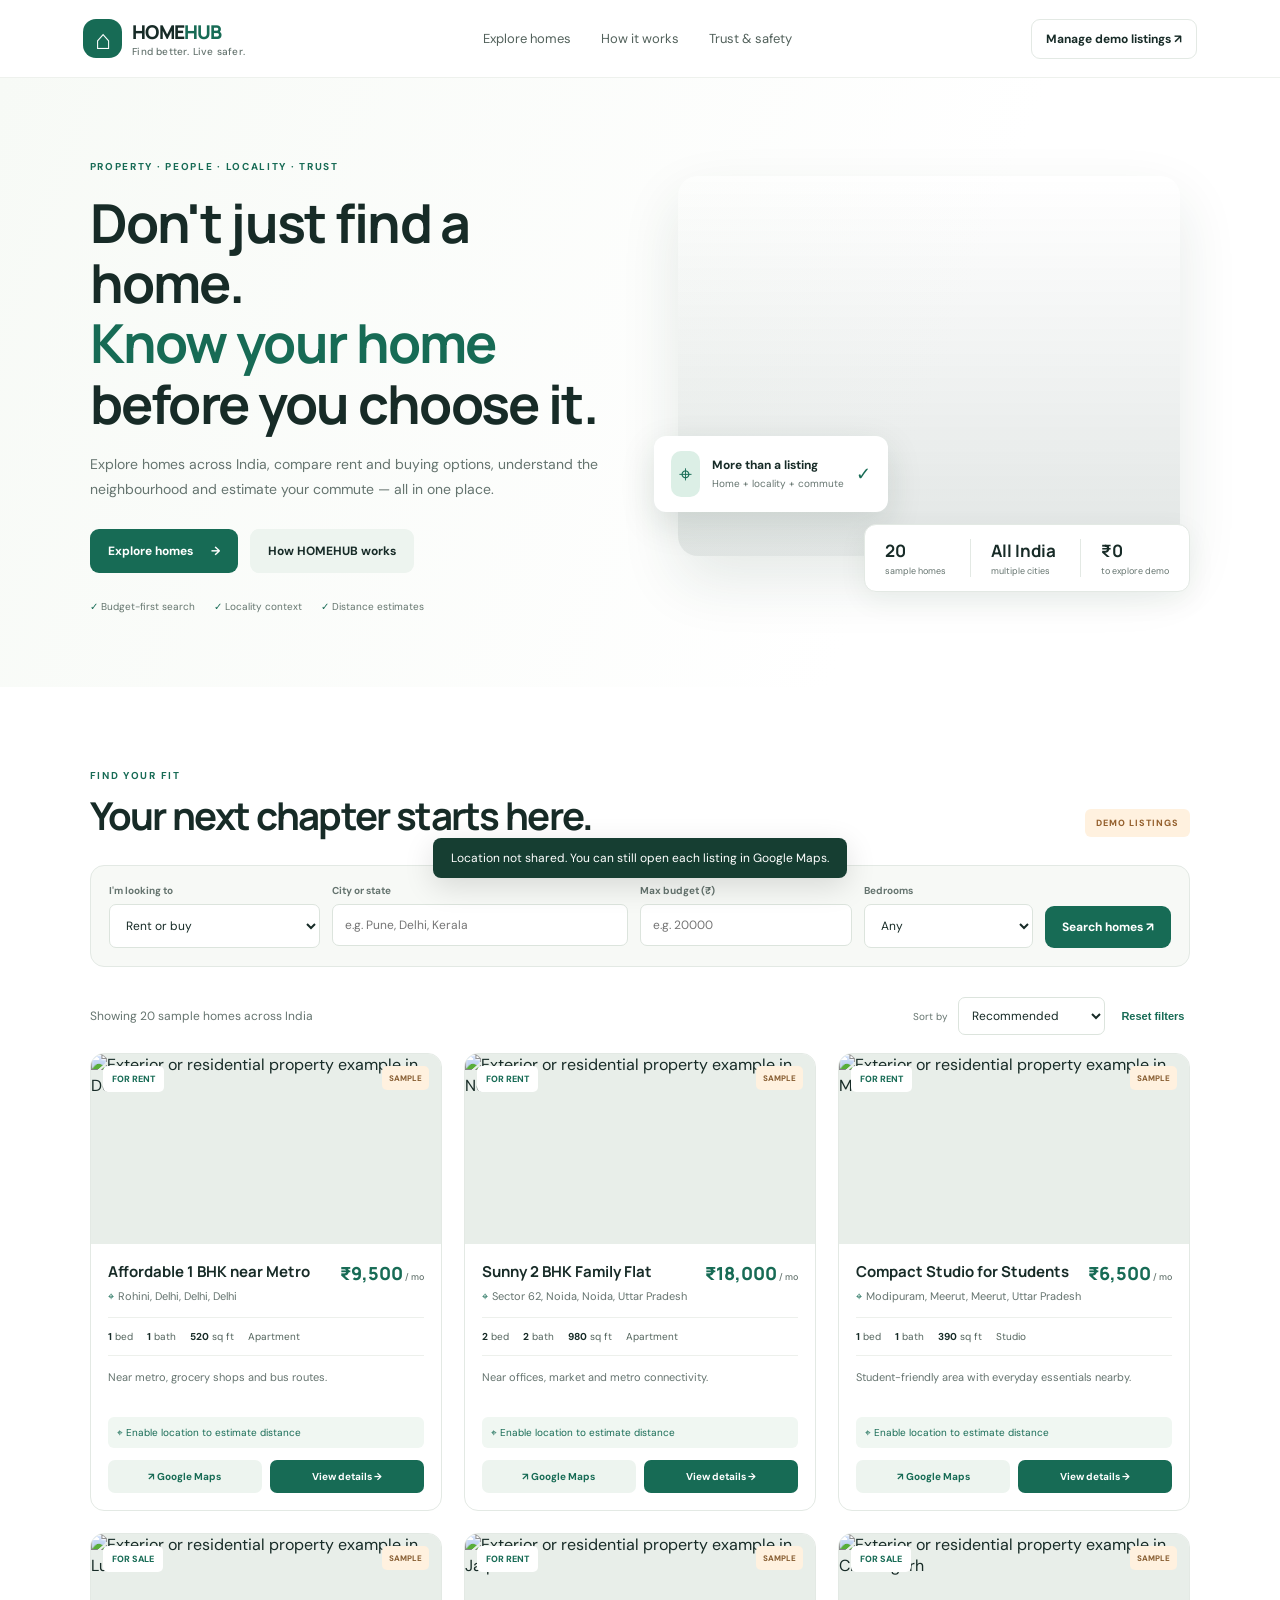
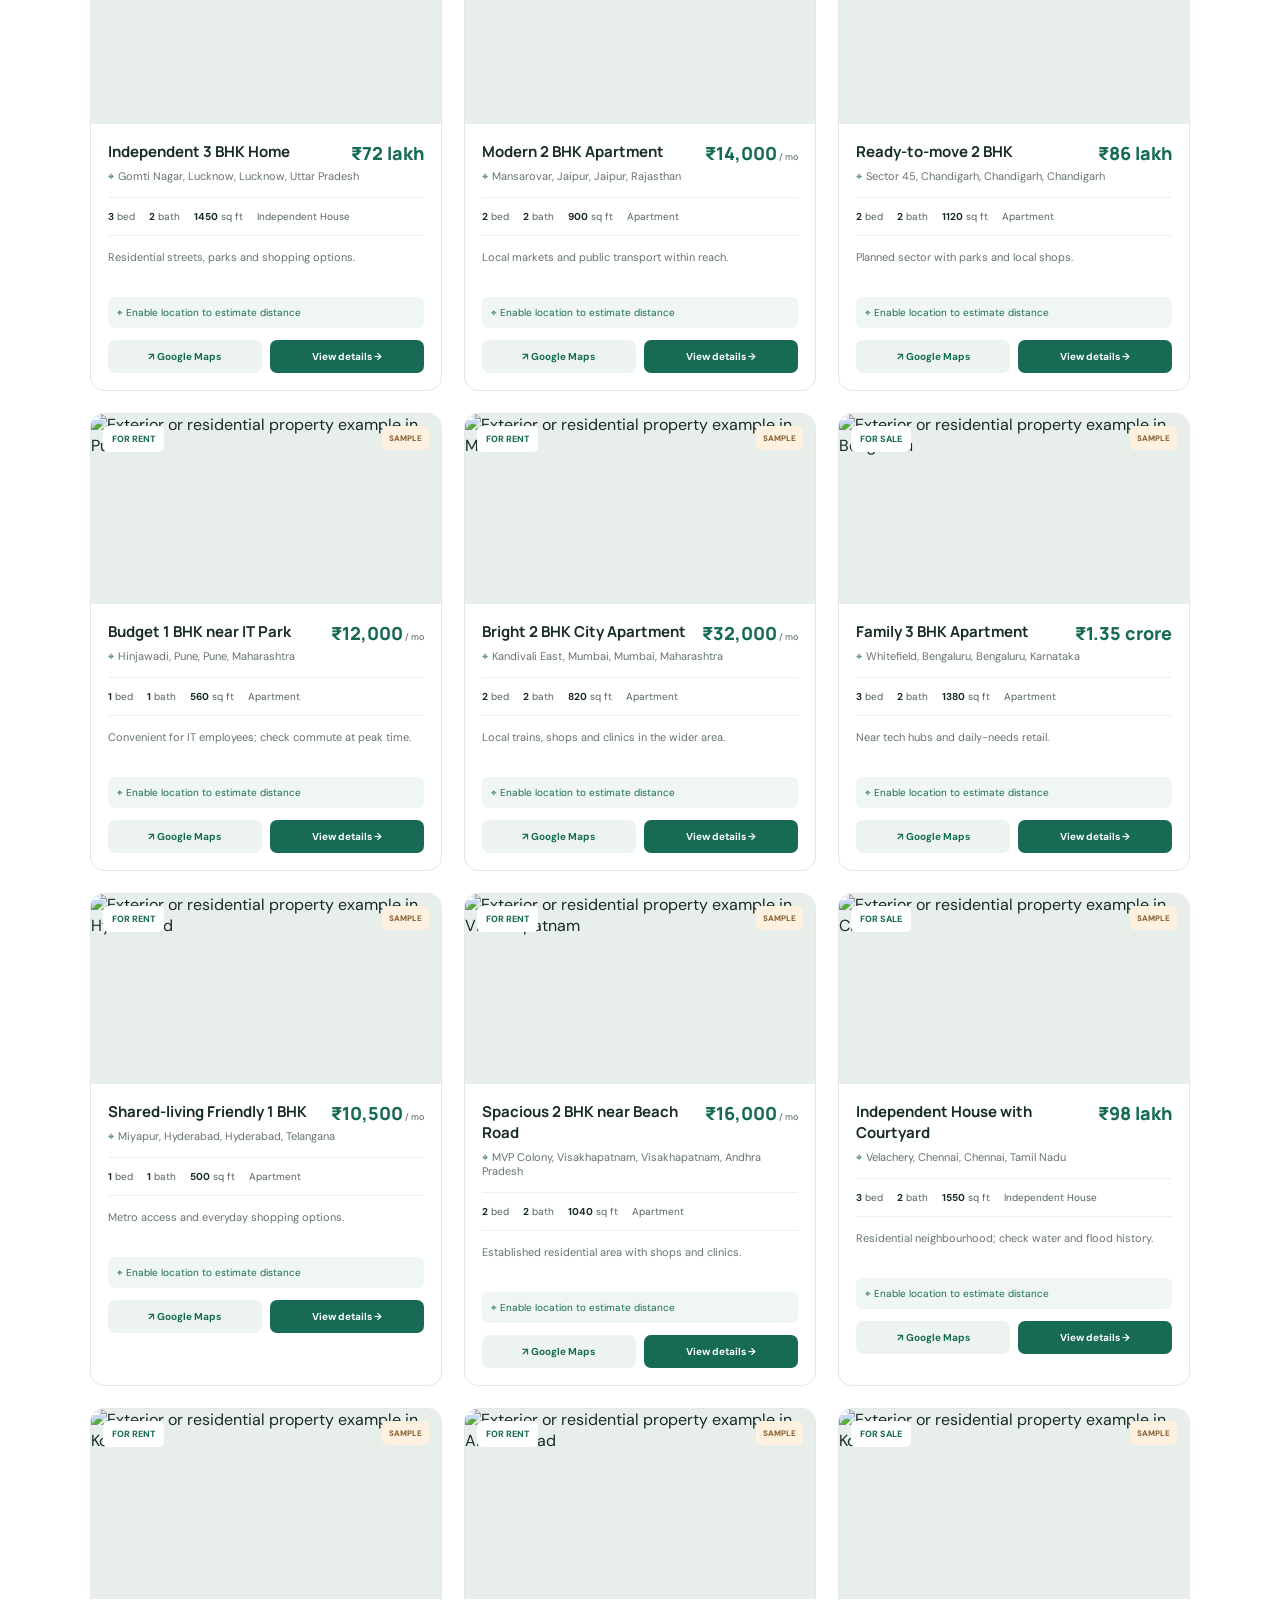
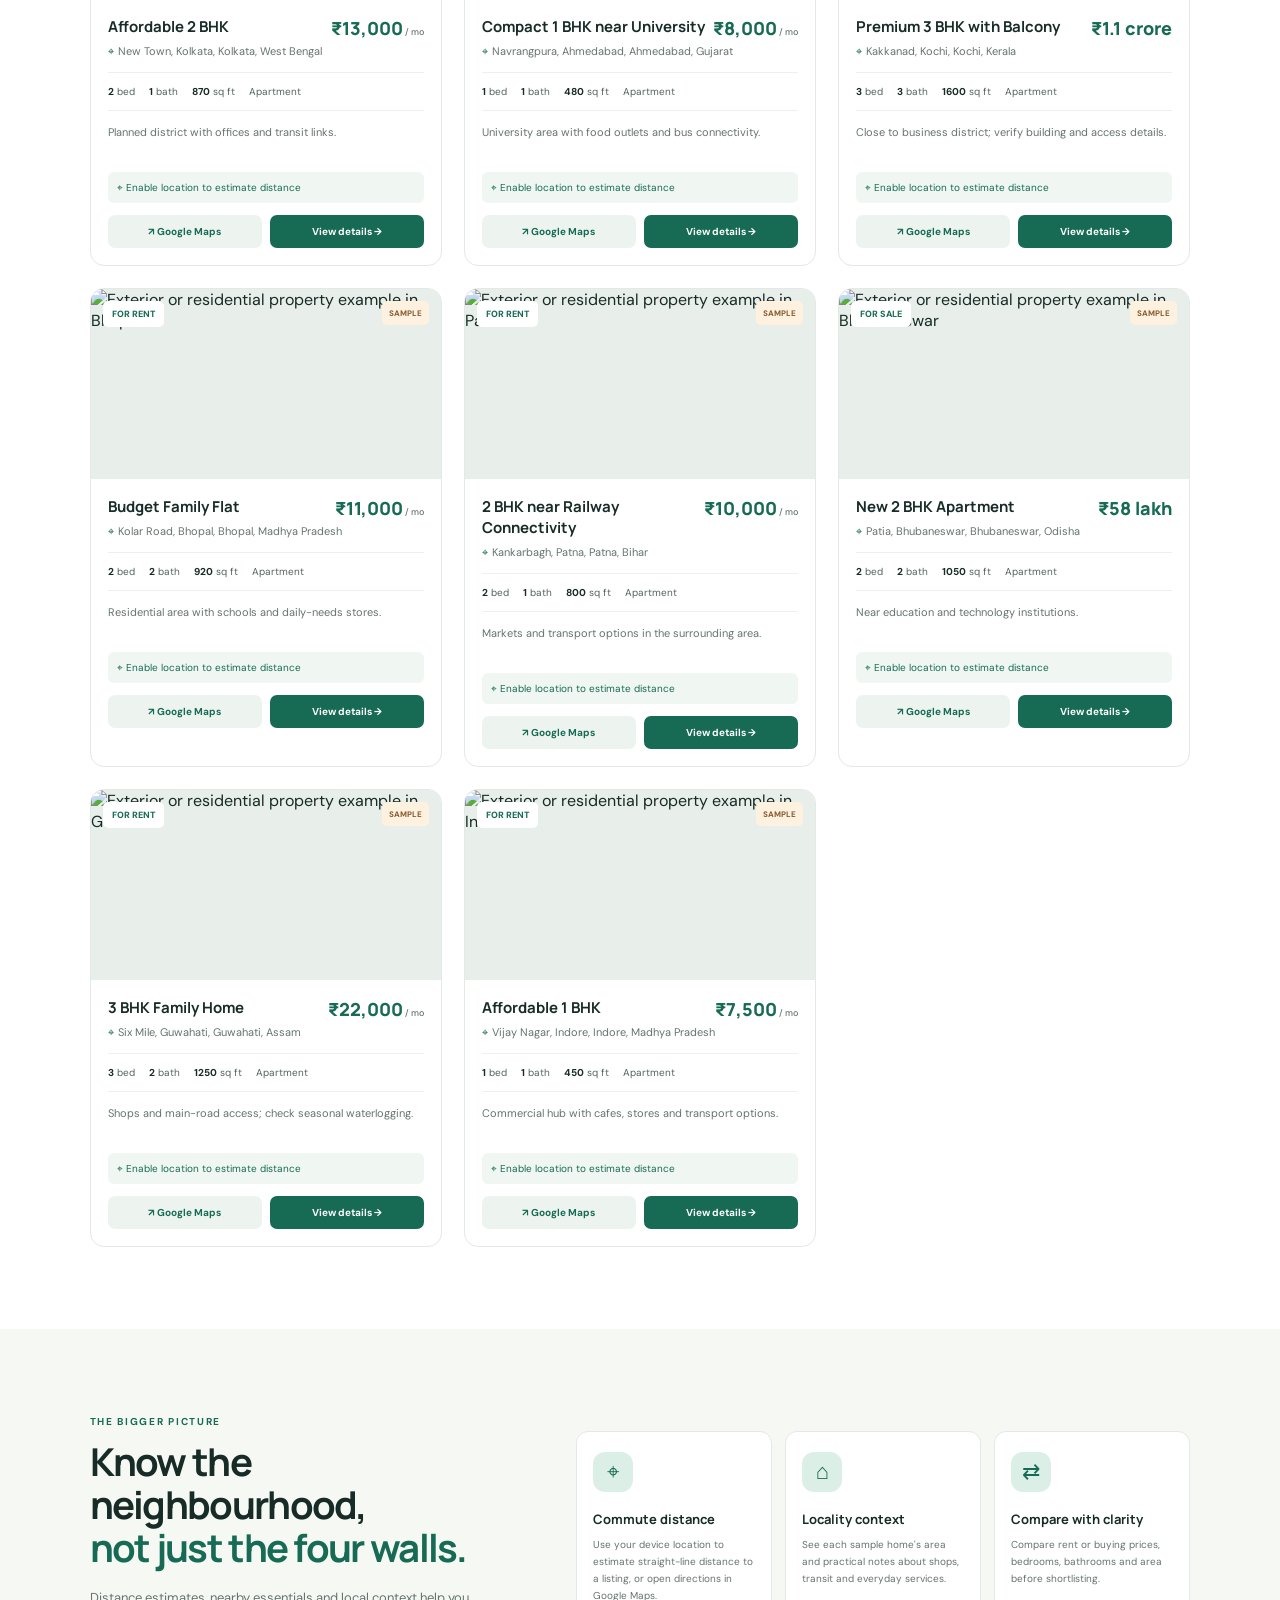
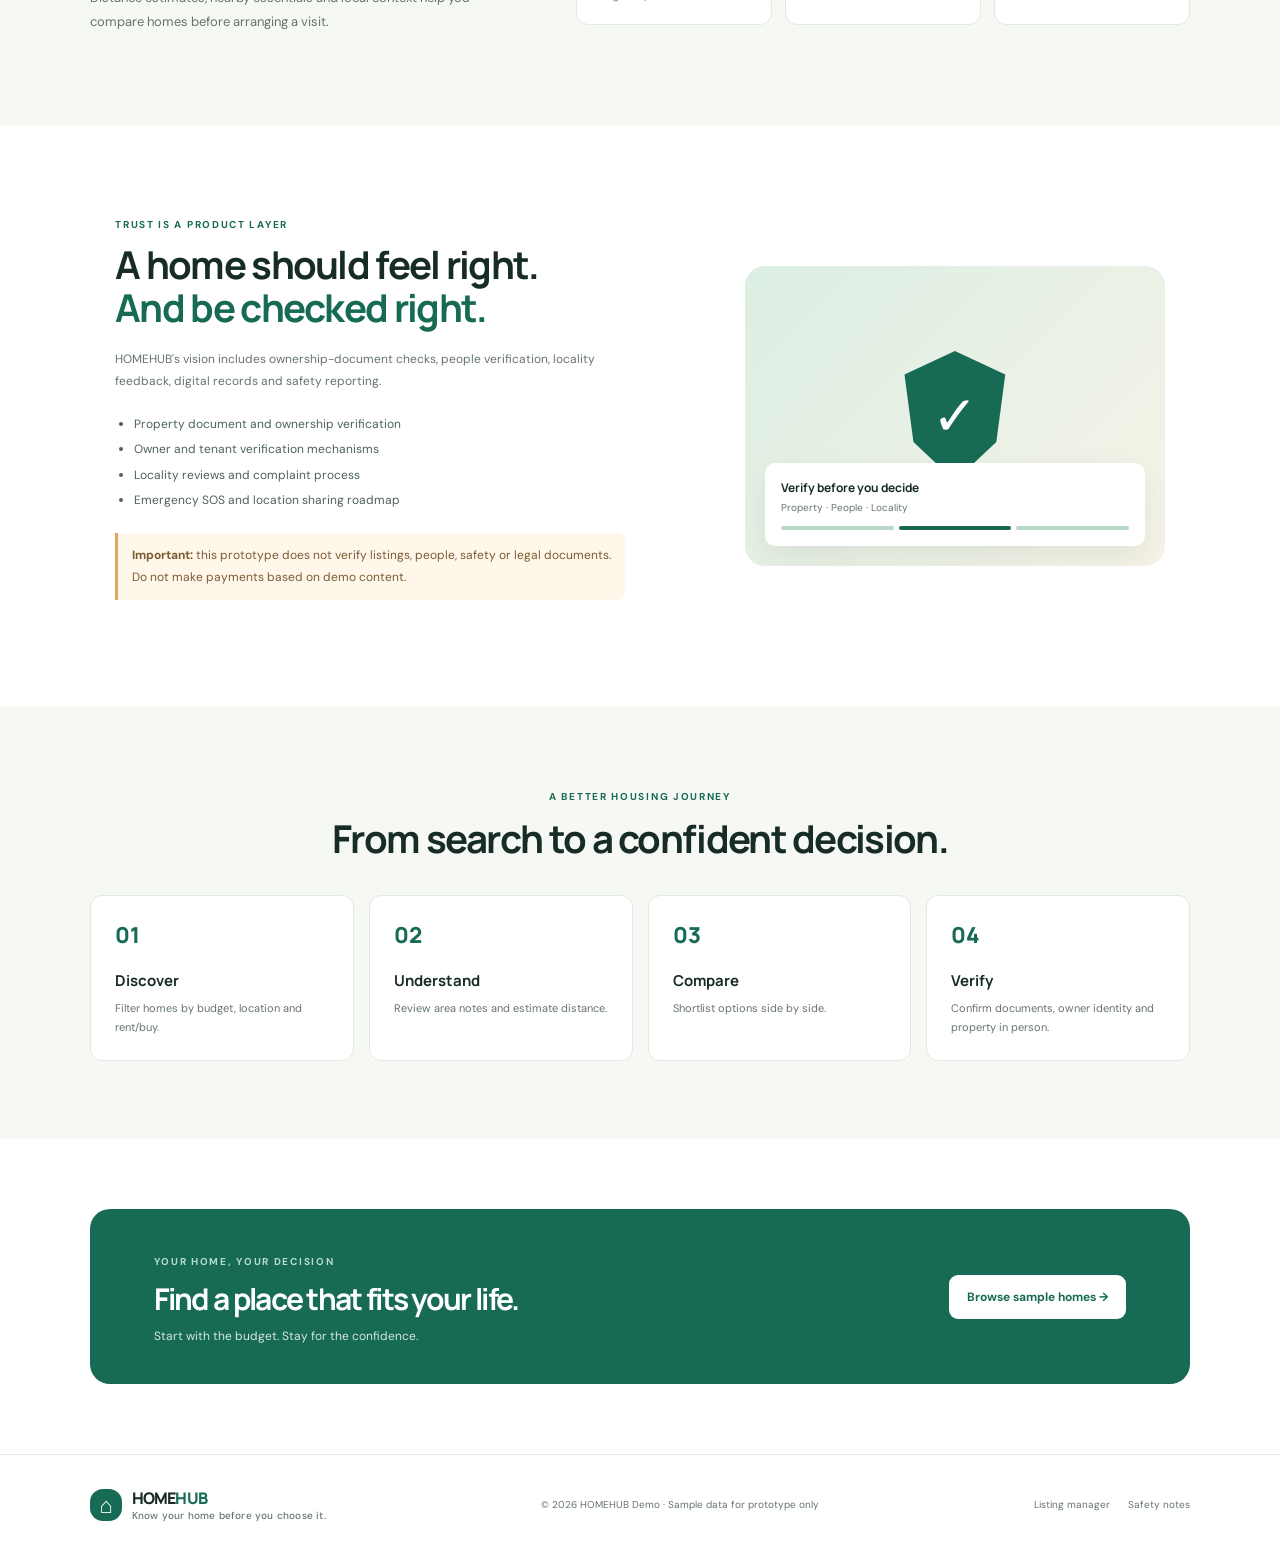
<file: index.html>
<!doctype html>
<html lang="en">
<head>
  <meta charset="utf-8"><meta name="viewport" content="width=device-width, initial-scale=1">
  <meta name="description" content="HOMEHUB helps compare homes, locality information, budgets and commute distances across India.">
  <title>HOMEHUB — Know Your Home Before You Choose It</title>
  <link rel="preconnect" href="https://fonts.googleapis.com"><link rel="preconnect" href="https://fonts.gstatic.com" crossorigin>
  <link href="https://fonts.googleapis.com/css2?family=DM+Sans:wght@400;500;600;700&family=Manrope:wght@500;600;700;800&display=swap" rel="stylesheet">
  <link rel="stylesheet" href="style.css">
</head>
<body>
<header class="topbar"><a class="brand" href="#"><span class="brand-icon">⌂</span><span>HOME<span class="brand-accent">HUB</span><small>Find better. Live safer.</small></span></a>
<nav><a href="#homes">Explore homes</a><a href="#how">How it works</a><a href="#safety">Trust & safety</a></nav><a class="admin-link" href="admin.html">Manage demo listings ↗</a></header>
<main>
<section class="hero"><div class="hero-copy"><span class="eyebrow">PROPERTY · PEOPLE · LOCALITY · TRUST</span><h1>Don't just find a home.<br><em>Know your home</em><br>before you choose it.</h1><p>Explore homes across India, compare rent and buying options, understand the neighbourhood and estimate your commute — all in one place.</p><div class="hero-actions"><a class="btn btn-primary" href="#homes">Explore homes <span>→</span></a><a class="btn btn-light" href="#how">How HOMEHUB works</a></div><div class="hero-proof"><span>✓ Budget-first search</span><span>✓ Locality context</span><span>✓ Distance estimates</span></div></div>
<div class="hero-visual"><div class="hero-image"></div><div class="floating-card"><span class="float-icon">⌖</span><div><b>More than a listing</b><small>Home + locality + commute</small></div><span class="float-check">✓</span></div><div class="hero-stats"><div><b>20</b><small>sample homes</small></div><div><b>All India</b><small>multiple cities</small></div><div><b>₹0</b><small>to explore demo</small></div></div></div></section>
<section class="search-panel" id="homes"><div class="search-heading"><div><span class="eyebrow">FIND YOUR FIT</span><h2>Your next chapter starts here.</h2></div><span class="demo-pill">DEMO LISTINGS</span></div>
<div class="filters">
<label>I'm looking to<select id="modeFilter"><option value="All">Rent or buy</option><option value="Rent">Rent</option><option value="Buy">Buy</option></select></label>
<label>City or state<input id="locationFilter" placeholder="e.g. Pune, Delhi, Kerala"></label>
<label>Max budget (₹)<input id="budgetFilter" type="number" min="0" placeholder="e.g. 20000"></label>
<label>Bedrooms<select id="bedFilter"><option value="0">Any</option><option value="1">1+ BHK</option><option value="2">2+ BHK</option><option value="3">3+ BHK</option></select></label>
<button class="btn btn-primary search-btn" id="searchBtn">Search homes ↗</button>
</div><div class="results-bar"><p id="resultCount">Showing 20 sample homes across India</p><div class="sort-controls"><label for="sortFilter">Sort by</label><select id="sortFilter"><option value="recommended">Recommended</option><option value="budget">Budget: low to high</option><option value="area">Area: low to high</option></select><button class="text-button" id="resetBtn">Reset filters</button></div></div>
<div class="home-grid" id="homeGrid"></div><div id="emptyState" class="empty-state" hidden><h3>No homes match those filters</h3><p>Try a wider budget or another city.</p></div></section>
<section class="locality-section"><div class="section-intro"><span class="eyebrow">THE BIGGER PICTURE</span><h2>Know the neighbourhood,<br><em>not just the four walls.</em></h2><p>Distance estimates, nearby essentials and local context help you compare homes before arranging a visit.</p></div><div class="locality-cards"><article><span class="feature-icon">⌖</span><h3>Commute distance</h3><p>Use your device location to estimate straight-line distance to a listing, or open directions in Google Maps.</p></article><article><span class="feature-icon">⌂</span><h3>Locality context</h3><p>See each sample home's area and practical notes about shops, transit and everyday services.</p></article><article><span class="feature-icon">⇄</span><h3>Compare with clarity</h3><p>Compare rent or buying prices, bedrooms, bathrooms and area before shortlisting.</p></article></div></section>
<section class="safety-section" id="safety"><div class="safety-copy"><span class="eyebrow">TRUST IS A PRODUCT LAYER</span><h2>A home should feel right.<br><em>And be checked right.</em></h2><p>HOMEHUB's vision includes ownership-document checks, people verification, locality feedback, digital records and safety reporting.</p><ul><li>Property document and ownership verification</li><li>Owner and tenant verification mechanisms</li><li>Locality reviews and complaint process</li><li>Emergency SOS and location sharing roadmap</li></ul><p class="notice"><b>Important:</b> this prototype does not verify listings, people, safety or legal documents. Do not make payments based on demo content.</p></div><div class="safety-art"><div class="shield">✓</div><div class="safety-mini"><b>Verify before you decide</b><span>Property · People · Locality</span><div class="mini-bars"><i></i><i></i><i></i></div></div></div></section>
<section class="steps-section" id="how"><span class="eyebrow">A BETTER HOUSING JOURNEY</span><h2>From search to a confident decision.</h2><div class="steps"><article><b>01</b><h3>Discover</h3><p>Filter homes by budget, location and rent/buy.</p></article><article><b>02</b><h3>Understand</h3><p>Review area notes and estimate distance.</p></article><article><b>03</b><h3>Compare</h3><p>Shortlist options side by side.</p></article><article><b>04</b><h3>Verify</h3><p>Confirm documents, owner identity and property in person.</p></article></div></section>
<section class="cta"><div><span class="eyebrow">YOUR HOME, YOUR DECISION</span><h2>Find a place that fits your life.</h2><p>Start with the budget. Stay for the confidence.</p></div><a href="#homes" class="btn btn-white">Browse sample homes →</a></section>
</main><footer><a class="brand footer-brand" href="#"><span class="brand-icon">⌂</span><span>HOME<span class="brand-accent">HUB</span><small>Know your home before you choose it.</small></span></a><p>© 2026 HOMEHUB Demo · Sample data for prototype only</p><div><a href="admin.html">Listing manager</a><a href="#safety">Safety notes</a></div></footer>
<div class="toast" id="toast" role="status" aria-live="polite"></div>
<script src="properties.js"></script><script src="app.js"></script>
</body></html>
</file>
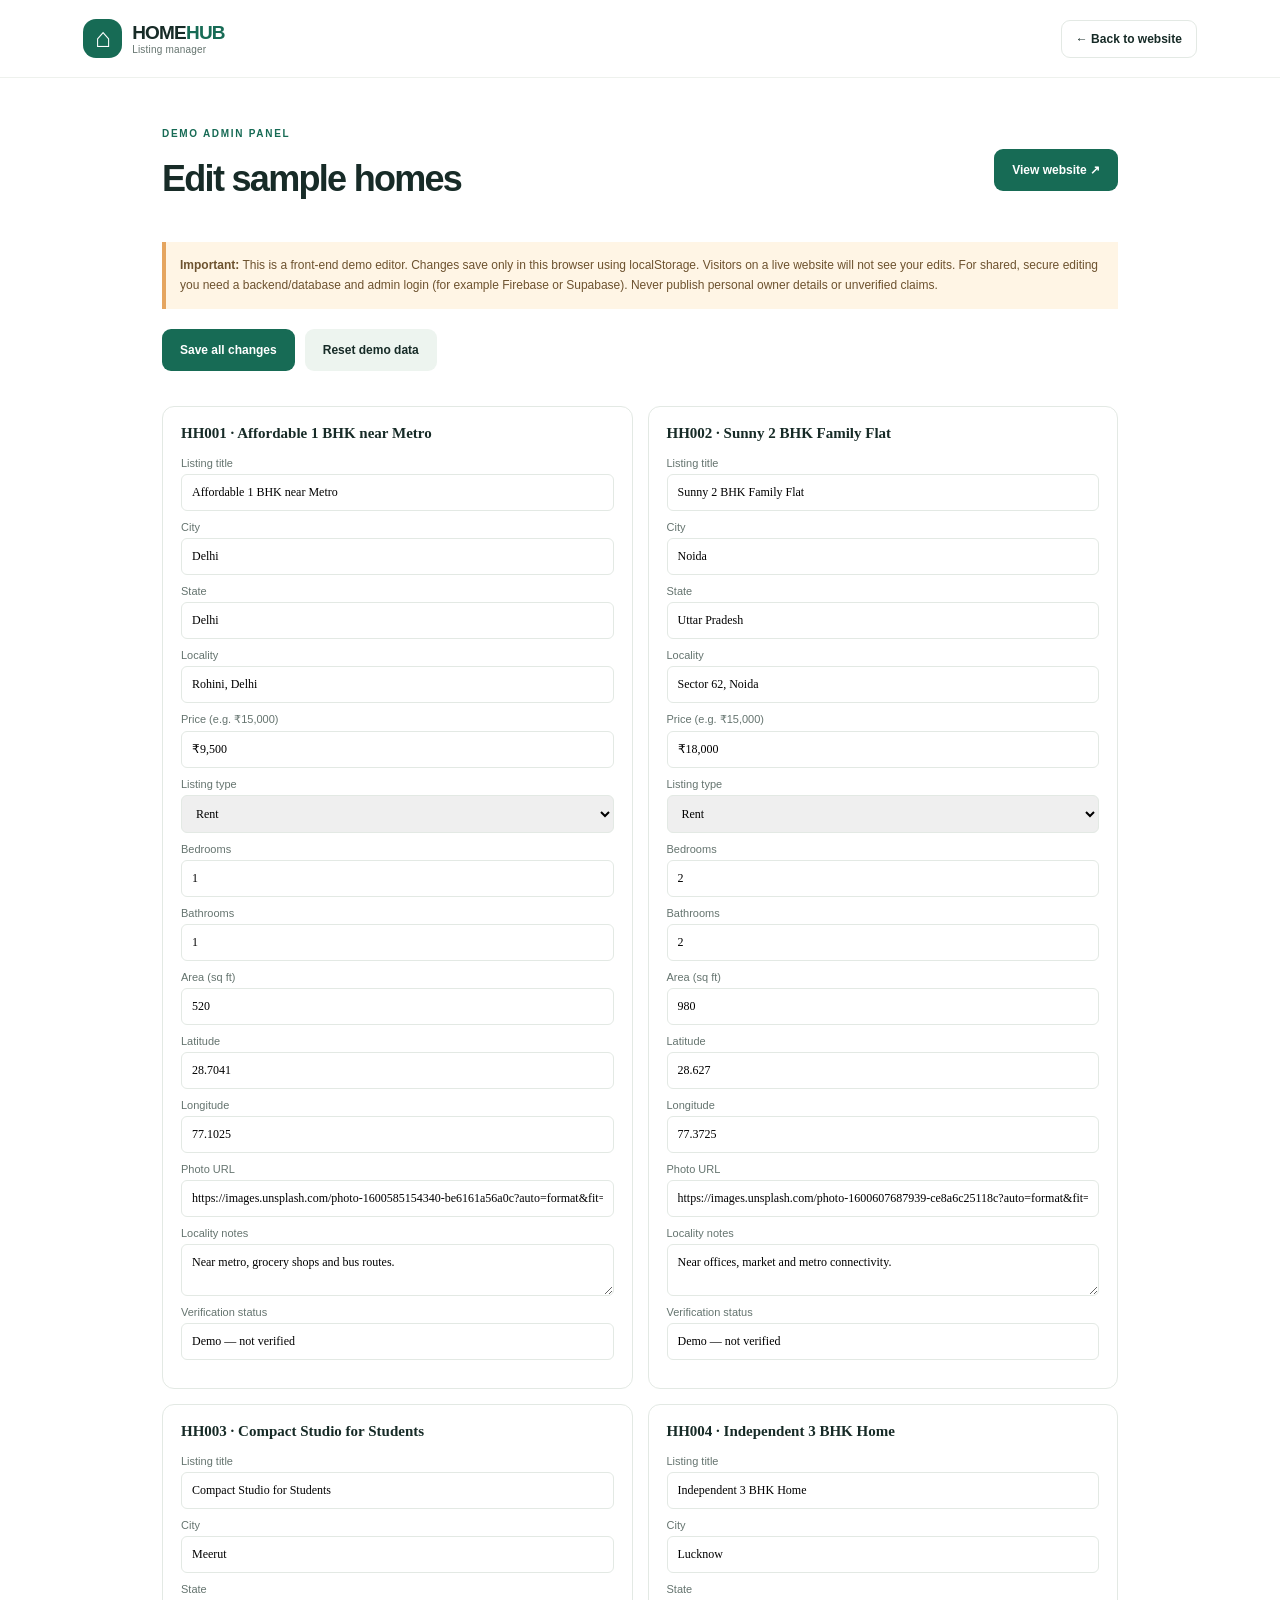
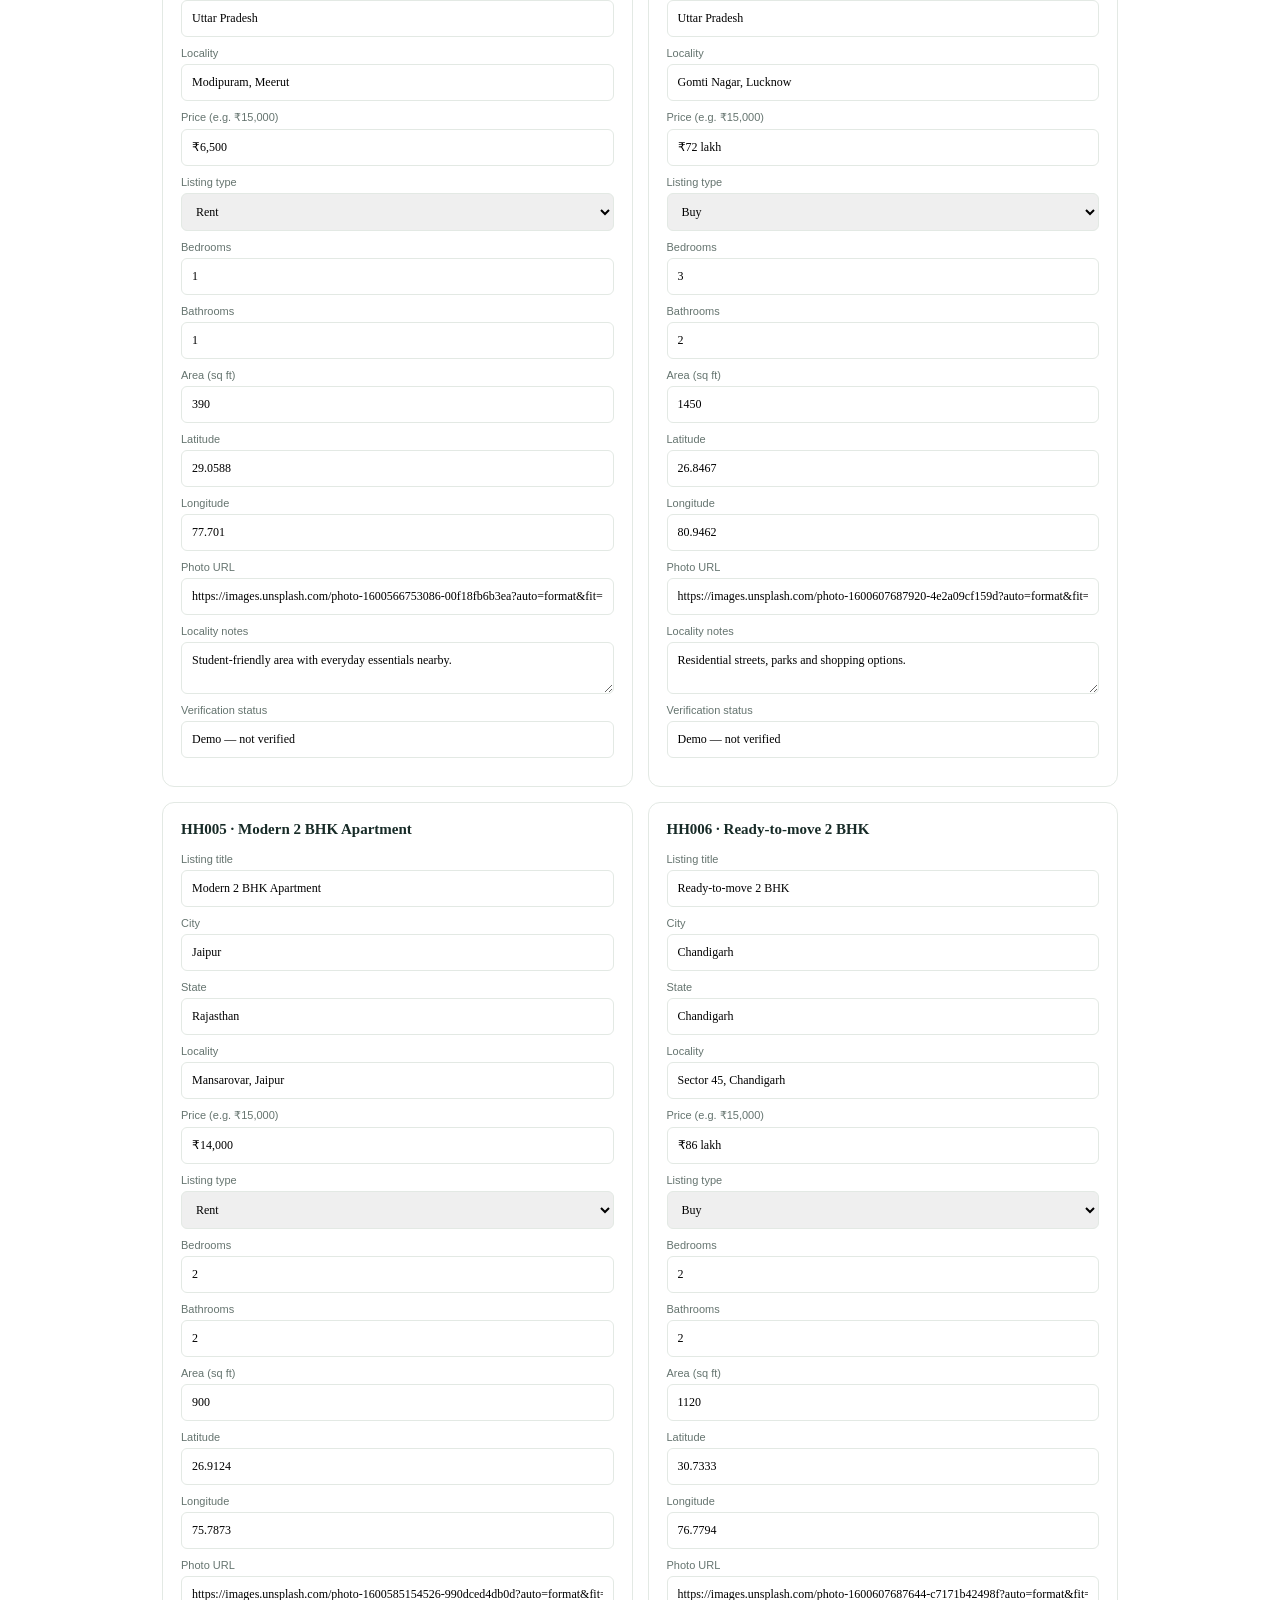
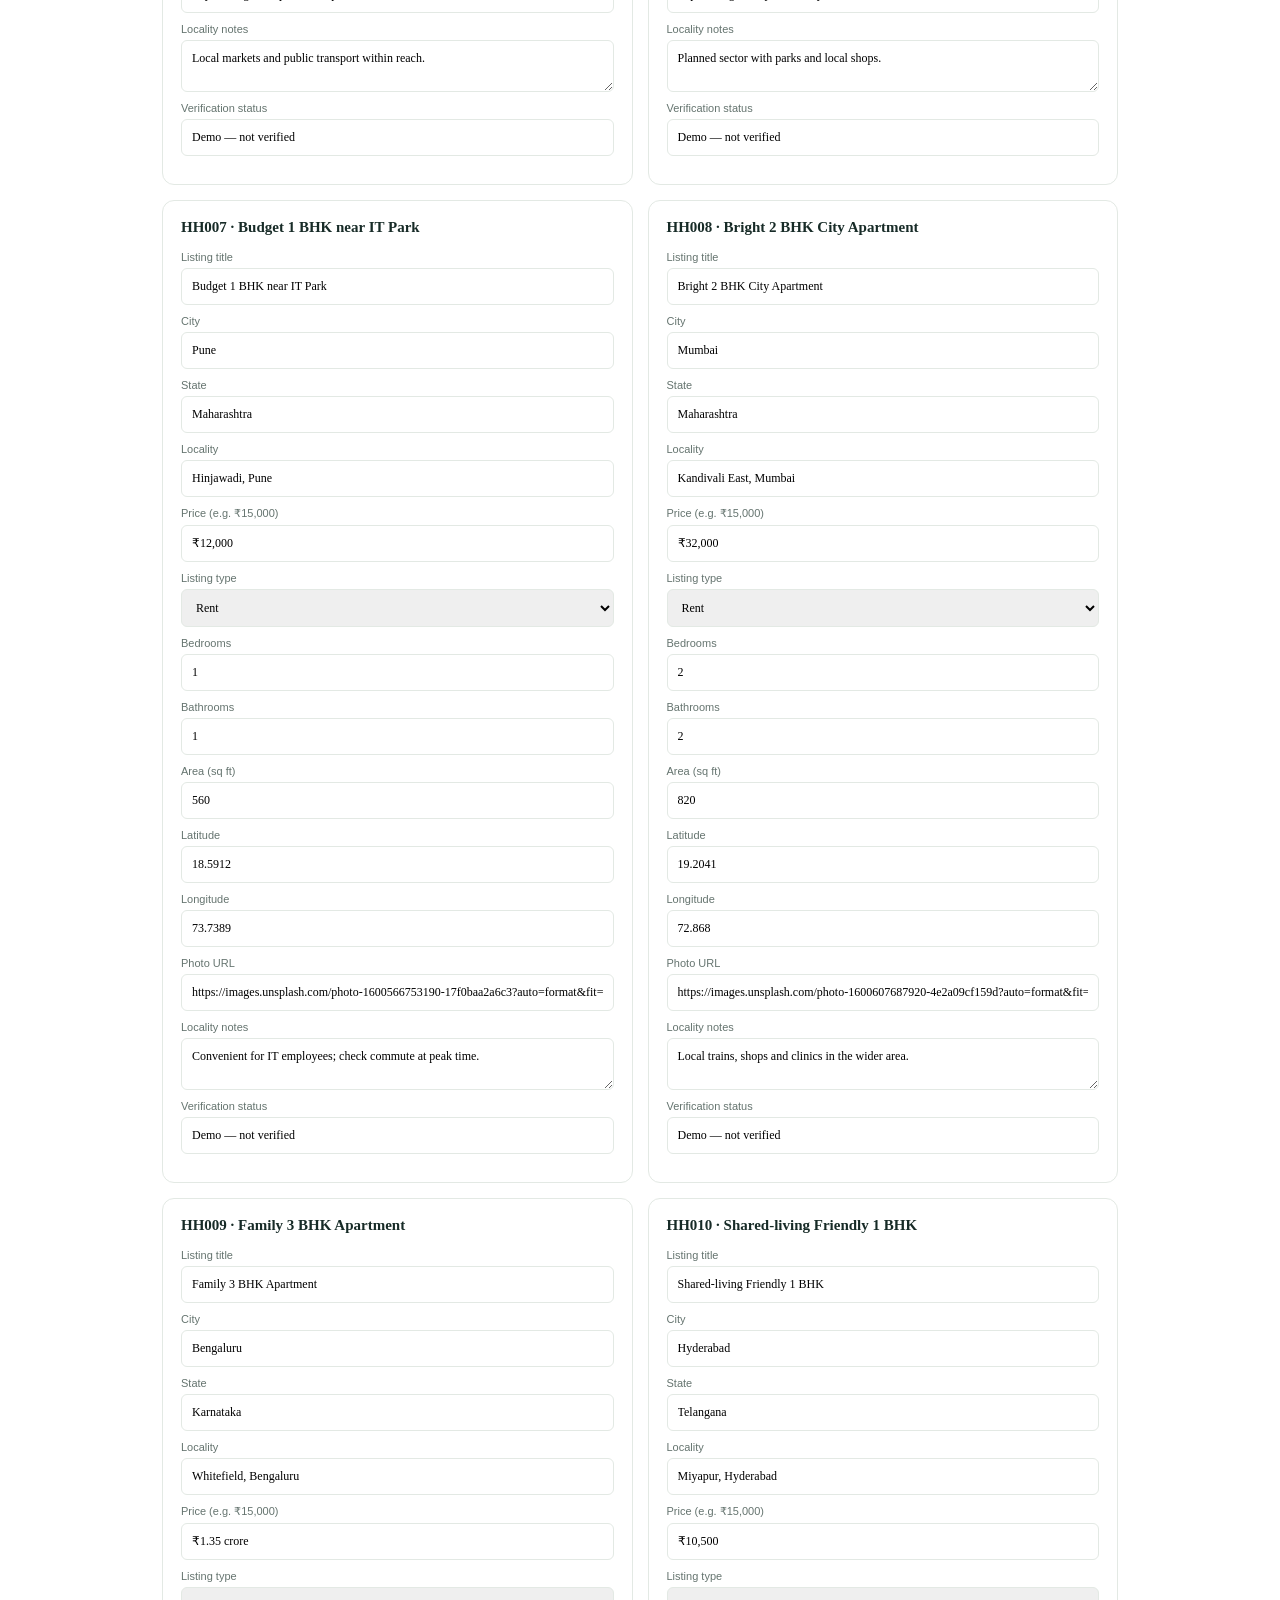
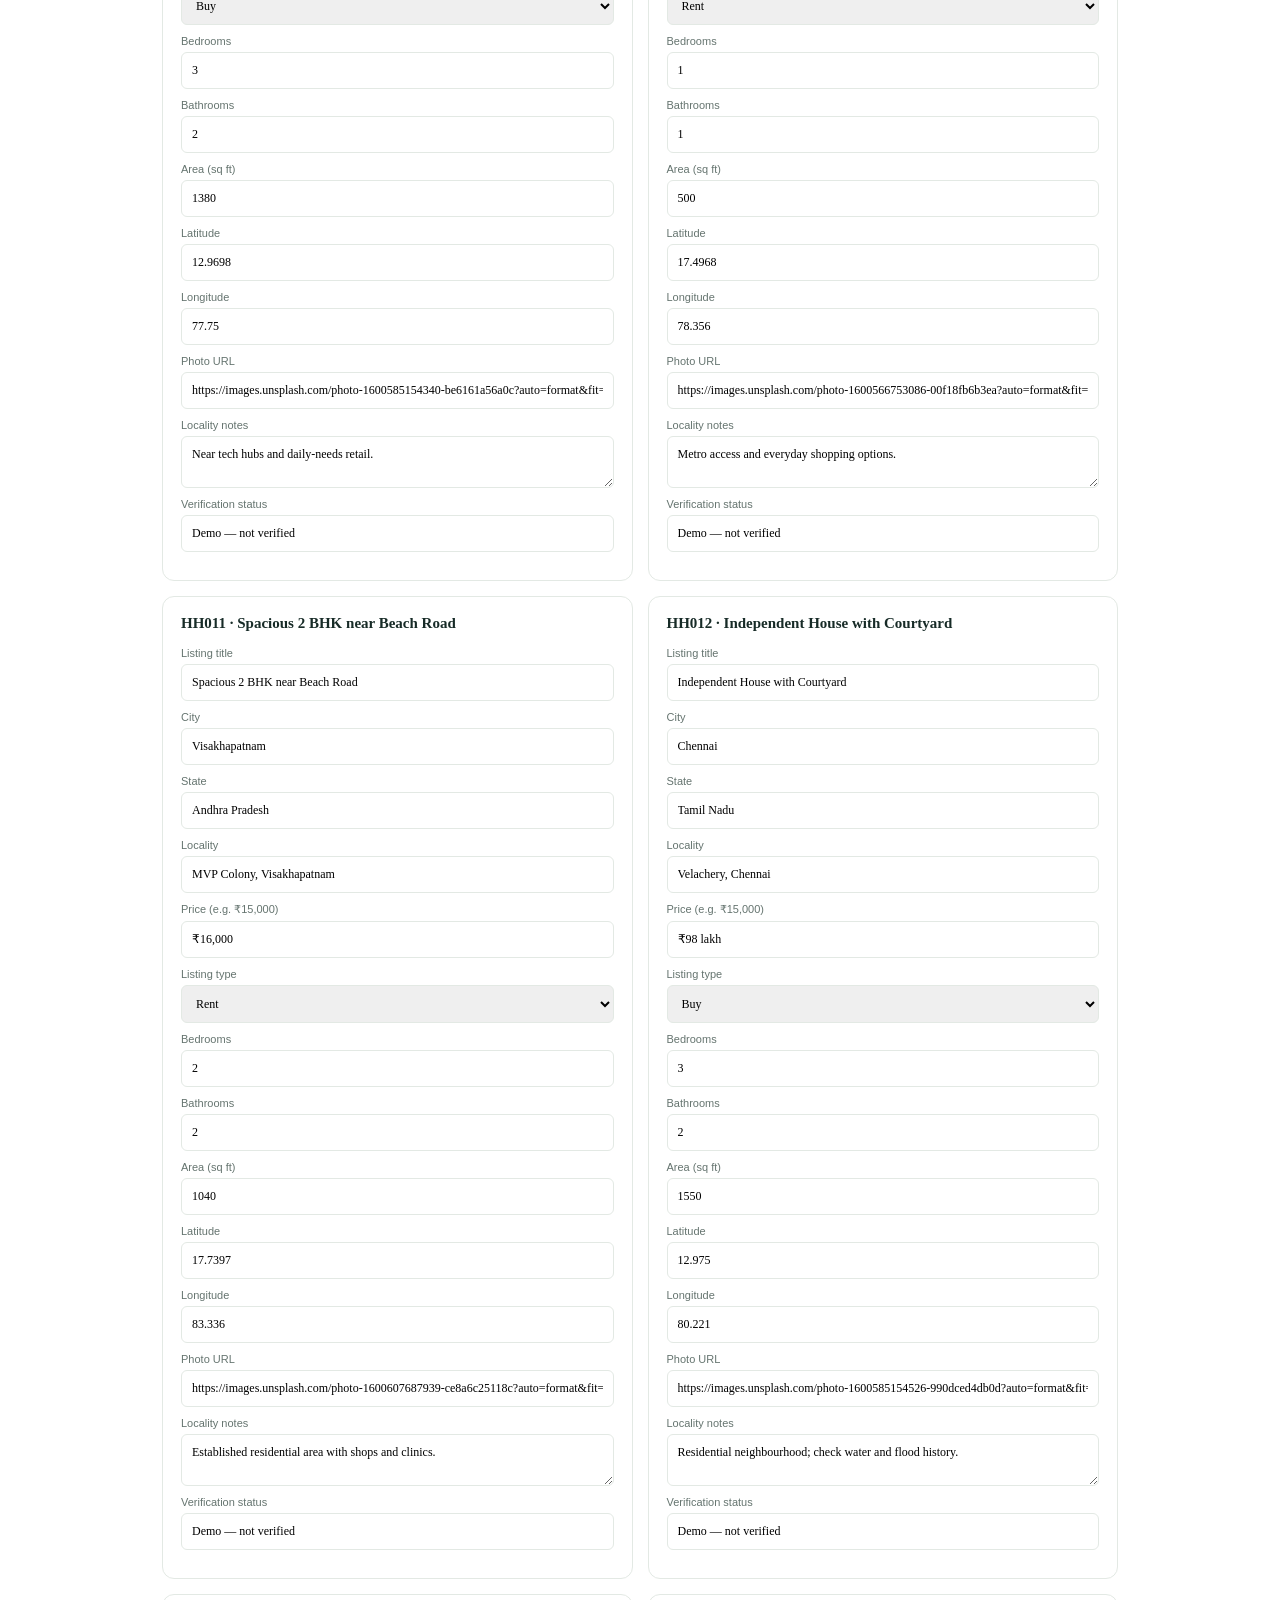
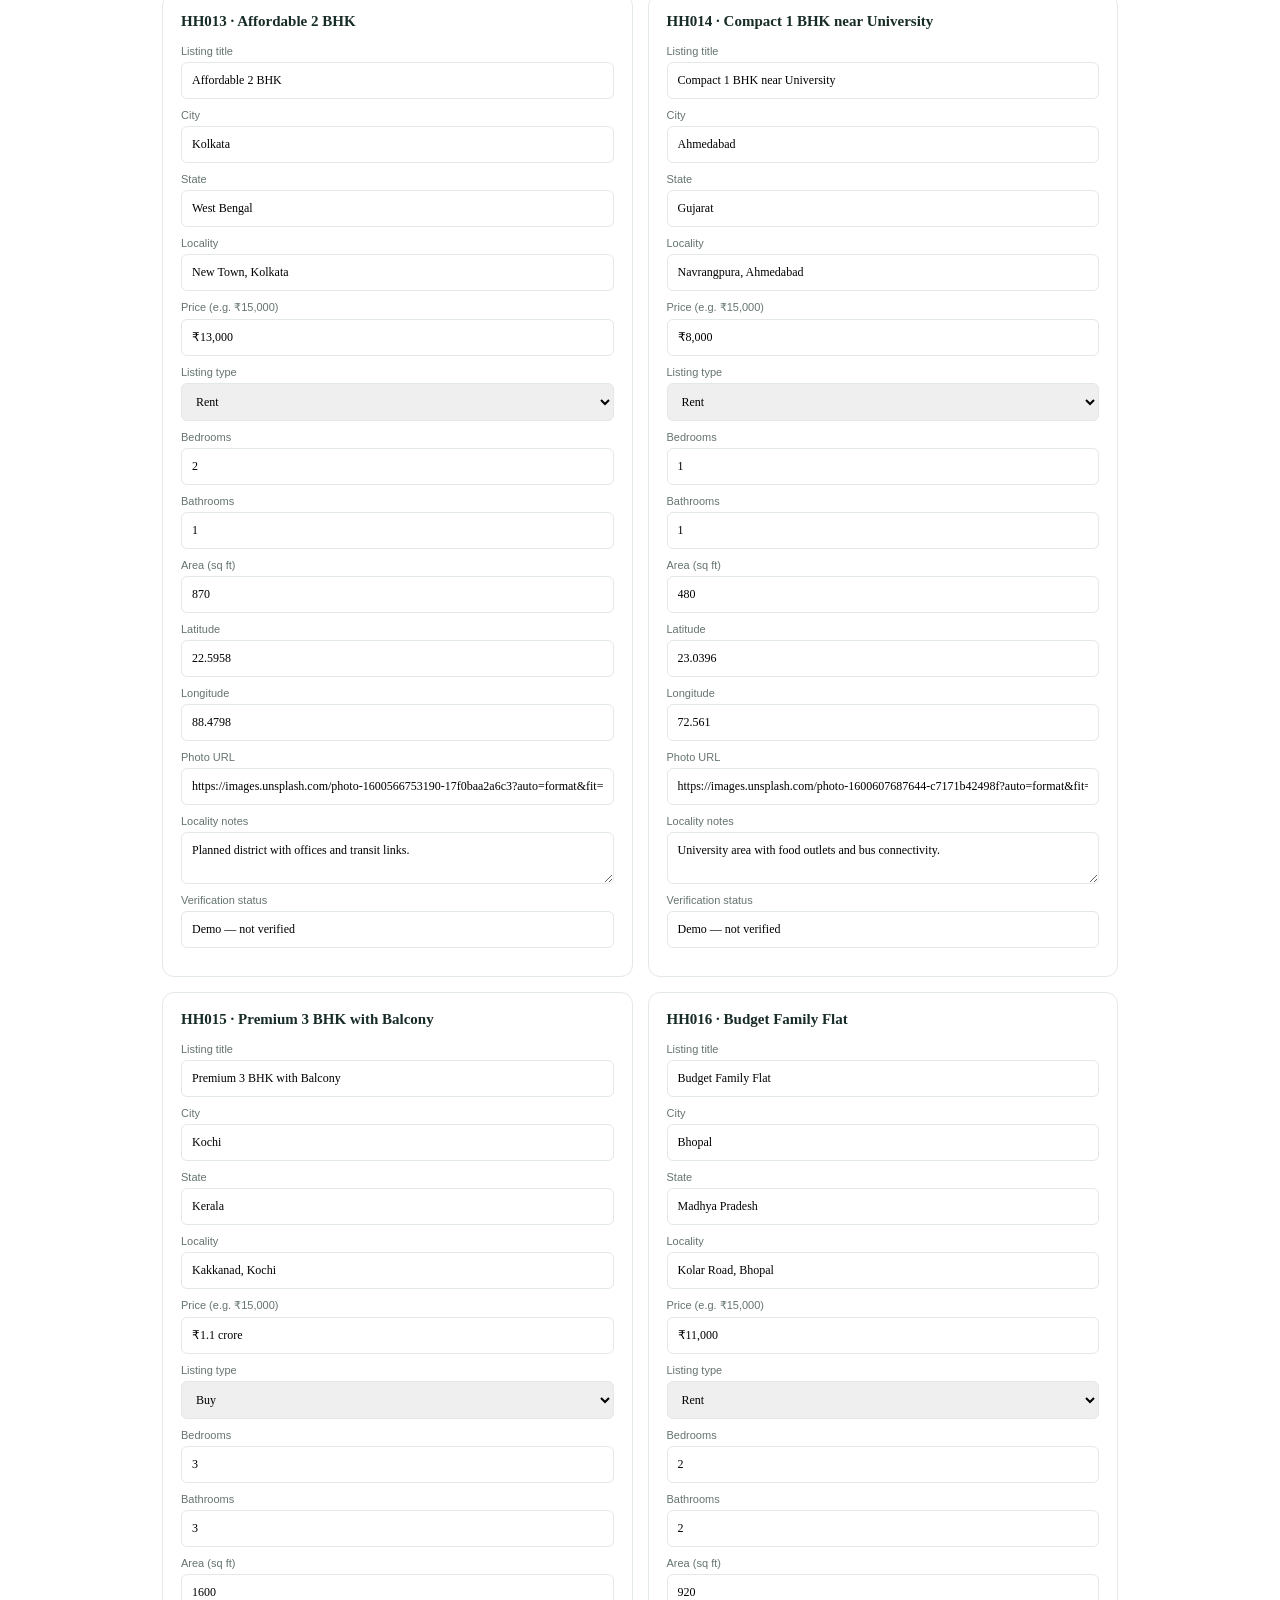
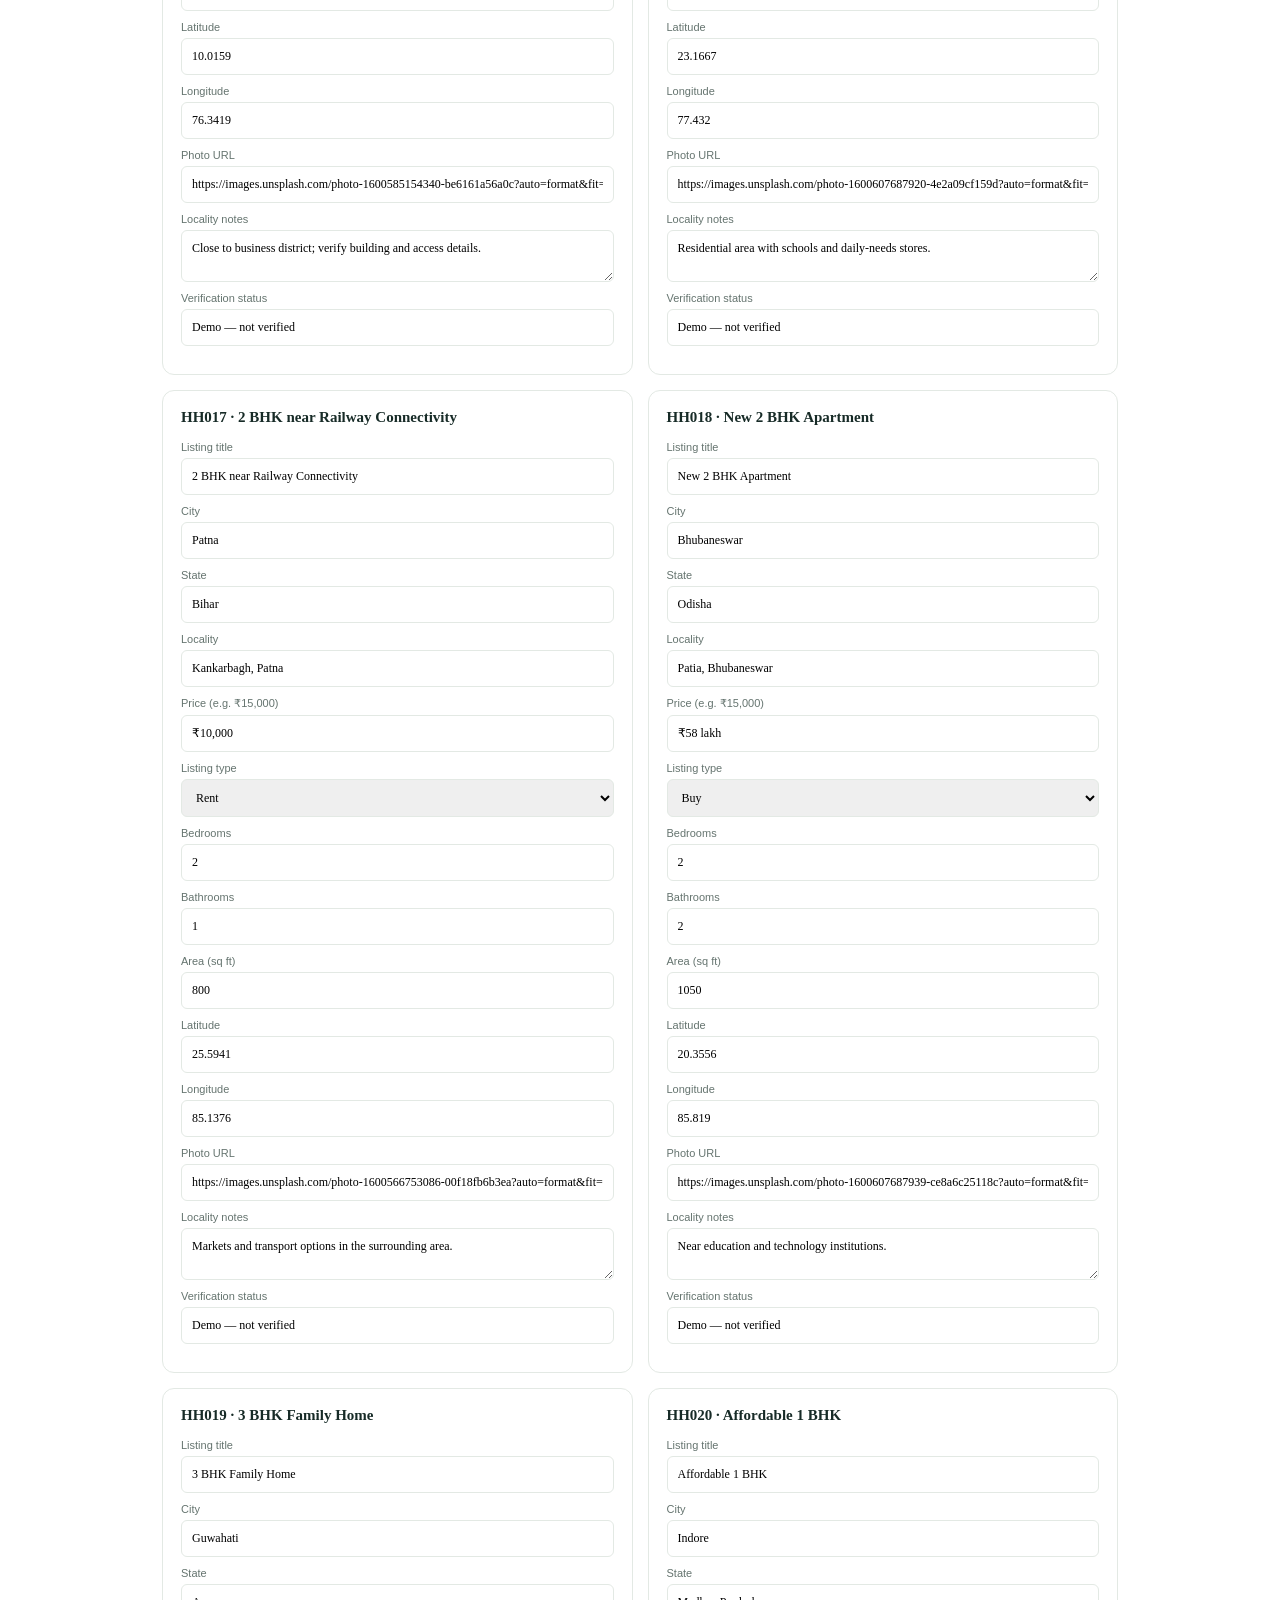
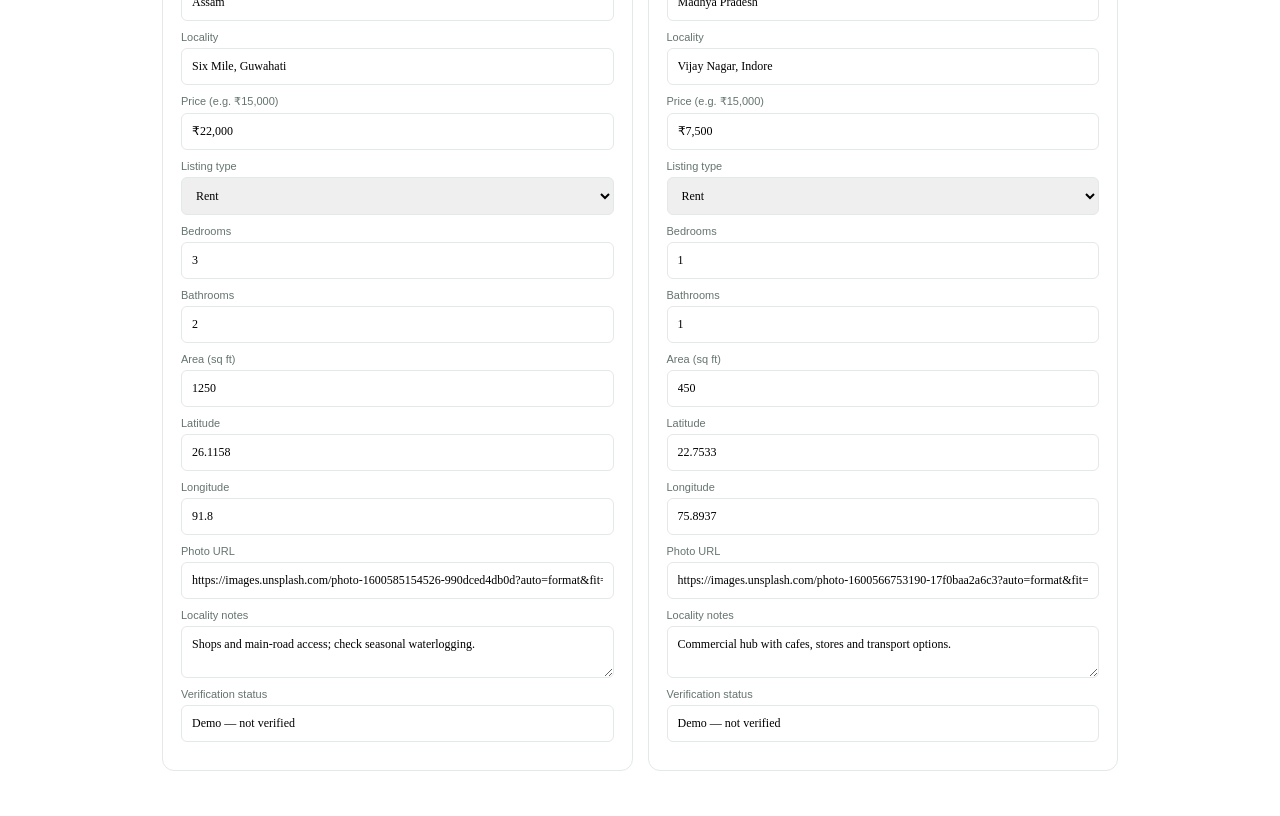
<file: admin.html>
<!doctype html><html lang="en"><head><meta charset="utf-8"><meta name="viewport" content="width=device-width,initial-scale=1"><title>HOMEHUB Listing Manager</title><link rel="stylesheet" href="style.css"><style>.admin-wrap{max-width:1000px;margin:45px auto;padding:0 22px}.admin-wrap h1{font-size:36px}.admin-note{background:#fff5e5;border-left:4px solid #e5a55f;padding:14px;line-height:1.6;font-size:12px;color:#6d522f}.admin-list{display:grid;grid-template-columns:repeat(2,1fr);gap:15px}.edit-card{border:1px solid var(--line);border-radius:12px;padding:18px}.edit-card h3{font:700 15px Manrope}.edit-card label{display:block;font-size:11px;color:var(--muted);margin:10px 0}.edit-card input,.edit-card textarea,.edit-card select{display:block;width:100%;padding:10px;margin-top:5px;border:1px solid var(--line);border-radius:6px;font:12px "DM Sans"}.admin-actions{display:flex;gap:10px;margin:20px 0 35px;flex-wrap:wrap}.admin-actions button{border:0}.admin-top{display:flex;justify-content:space-between;align-items:center;margin-bottom:25px}@media(max-width:650px){.admin-list{grid-template-columns:1fr}.admin-top{align-items:flex-start;gap:12px;flex-direction:column}}</style></head><body><header class="topbar"><a class="brand" href="index.html"><span class="brand-icon">⌂</span><span>HOME<span class="brand-accent">HUB</span><small>Listing manager</small></span></a><a class="admin-link" href="index.html">← Back to website</a></header><main class="admin-wrap"><div class="admin-top"><div><span class="eyebrow">DEMO ADMIN PANEL</span><h1>Edit sample homes</h1></div><a class="btn btn-primary" href="index.html">View website ↗</a></div><div class="admin-note"><b>Important:</b> This is a front-end demo editor. Changes save only in this browser using localStorage. Visitors on a live website will not see your edits. For shared, secure editing you need a backend/database and admin login (for example Firebase or Supabase). Never publish personal owner details or unverified claims.</div><div class="admin-actions"><button class="btn btn-primary" id="saveAll">Save all changes</button><button class="btn btn-light" id="resetAll">Reset demo data</button></div><div class="admin-list" id="adminList"></div></main><div class="toast" id="toast"></div><script src="properties.js"></script><script src="admin.js"></script></body></html>
</file>
<file: style.css>
*{box-sizing:border-box} :root{--ink:#172b27;--muted:#65746f;--green:#176b55;--green2:#dcefe6;--cream:#f7f8f4;--line:#e3e9e4;--orange:#e9a66c}html{scroll-behavior:smooth;scroll-padding-top:90px}body{margin:0;background:#fff;color:var(--ink);font-family:"DM Sans",sans-serif}a{color:inherit;text-decoration:none}.topbar{height:78px;padding:0 6.5%;display:flex;align-items:center;justify-content:space-between;border-bottom:1px solid #eef1ed;background:#fff;position:sticky;top:0;z-index:20}.brand{display:flex;align-items:center;gap:10px;font-family:Manrope,sans-serif;font-size:19px;font-weight:800;letter-spacing:-.8px}.brand-icon{width:39px;height:39px;border-radius:13px;background:var(--green);color:white;display:grid;place-items:center;font-size:27px}.brand-accent{color:var(--green)}.brand small{display:block;font:10px "DM Sans",sans-serif;color:var(--muted);letter-spacing:.2px;font-weight:500}.topbar nav{display:flex;gap:30px;font-size:13px;color:#52615b}.topbar nav a:hover,footer a:hover{color:var(--green)}.admin-link{font-size:12px;font-weight:700;border:1px solid var(--line);padding:11px 14px;border-radius:9px}.hero{padding:76px 7% 74px;display:grid;grid-template-columns:1.02fr .98fr;gap:5%;align-items:center;background:linear-gradient(110deg,#f7faf6 0%,#fff 70%)}.eyebrow{font-size:10px;letter-spacing:1.7px;font-weight:700;color:var(--green)}h1,h2,h3,p{margin-top:0}h1,h2{font-family:Manrope,sans-serif;letter-spacing:-1.7px;line-height:1.12}h1{font-size:clamp(38px,4.2vw,59px);margin:18px 0}h1 em,h2 em{font-style:normal;color:var(--green)}.hero-copy>p{max-width:520px;color:var(--muted);line-height:1.8;font-size:14px}.hero-actions{display:flex;gap:12px;margin:27px 0}.btn{display:inline-flex;align-items:center;justify-content:center;gap:18px;border:0;border-radius:9px;padding:14px 18px;font:700 12px "DM Sans",sans-serif;cursor:pointer;transition:.2s}.btn:hover{transform:translateY(-2px)}.btn-primary{background:var(--green);color:#fff}.btn-light{background:#edf4ef;color:var(--ink)}.hero-proof{display:flex;gap:19px;flex-wrap:wrap;color:#63746d;font-size:10px}.hero-proof span:first-letter{color:var(--green)}.hero-visual{position:relative;padding:0 10px 36px 0}.hero-image{height:380px;border-radius:20px;background:linear-gradient(0deg,rgba(13,47,37,.12),transparent),url("https://images.unsplash.com/photo-1600585154340-be6161a56a0c?auto=format&fit=crop&w=1200&q=85") center/cover;box-shadow:0 25px 60px #1d43321c}.floating-card{position:absolute;left:-24px;bottom:80px;background:#fff;padding:15px 17px;display:flex;align-items:center;gap:12px;border-radius:12px;box-shadow:0 12px 35px #193b2a20}.float-icon{background:var(--green2);color:var(--green);font-size:23px;border-radius:10px;padding:8px}.floating-card b,.floating-card small{display:block}.floating-card b{font-size:12px}.floating-card small{font-size:10px;color:var(--muted);margin-top:4px}.float-check{color:var(--green);font-size:18px}.hero-stats{position:absolute;bottom:0;right:0;display:flex;gap:24px;background:#fff;border:1px solid var(--line);padding:14px 20px;border-radius:12px;box-shadow:0 8px 28px #153b2510}.hero-stats div+div{border-left:1px solid var(--line);padding-left:20px}.hero-stats b,.hero-stats small{display:block}.hero-stats b{font:700 17px Manrope}.hero-stats small{font-size:9px;color:var(--muted);margin-top:3px}.search-panel{padding:76px 7% 82px}.search-heading{display:flex;align-items:end;justify-content:space-between;margin-bottom:28px}.search-heading h2,.section-intro h2,.safety-copy h2,.steps-section h2{font-size:clamp(27px,3vw,39px);margin:10px 0 0}.demo-pill{background:#fff1df;color:#94602d;padding:8px 11px;border-radius:6px;font-size:9px;font-weight:800;letter-spacing:1px}.filters{display:grid;grid-template-columns:1fr 1.4fr 1fr .8fr auto;gap:12px;padding:18px;background:#f7f9f6;border:1px solid var(--line);border-radius:14px}.filters label{font-size:10px;color:var(--muted);font-weight:700;display:flex;flex-direction:column;gap:7px}.filters input,.filters select,.sort-controls select{font:12px "DM Sans";border:1px solid #dce4dd;background:#fff;border-radius:7px;padding:12px;color:var(--ink);min-width:0;width:100%;outline-color:#8eb6a5}.search-btn{align-self:end;white-space:nowrap;padding:13px 17px}.results-bar{display:flex;justify-content:space-between;align-items:center;margin:30px 0 18px}.results-bar p{font-size:12px;color:var(--muted);margin:0}.sort-controls{display:flex;align-items:center;gap:10px;font-size:10px;color:var(--muted)}.sort-controls select{width:auto;padding:9px}.text-button{background:none;border:0;color:var(--green);font-size:11px;font-weight:700;cursor:pointer}.home-grid{display:grid;grid-template-columns:repeat(3,minmax(0,1fr));gap:22px}.home-card{border:1px solid var(--line);border-radius:14px;overflow:hidden;background:#fff;transition:.2s}.home-card:hover{transform:translateY(-4px);box-shadow:0 15px 30px #193b2a12}.home-photo{height:190px;position:relative;background:#e8eee9;overflow:hidden}.home-photo img{width:100%;height:100%;object-fit:cover;display:block;transition:transform .35s}.home-card:hover .home-photo img{transform:scale(1.035)}.listing-tag{position:absolute;top:12px;left:12px;background:#fff;color:var(--green);font-size:9px;font-weight:800;padding:7px 9px;border-radius:5px}.sample-tag{position:absolute;top:12px;right:12px;background:#fff1df;color:#875d31;font-size:8px;font-weight:800;padding:7px;border-radius:5px}.home-content{padding:17px}.home-title-row{display:flex;justify-content:space-between;gap:8px}.home-title-row h3{font:700 15px Manrope;line-height:1.4;margin:0 0 7px}.home-price{font:800 18px Manrope;color:var(--green);white-space:nowrap}.home-price small{font:500 9px "DM Sans";color:var(--muted)}.home-location{font-size:11px;color:var(--muted);margin-bottom:14px}.home-location span{color:var(--green);margin-right:4px}.specs{display:flex;gap:14px;border-top:1px solid #edf0ec;border-bottom:1px solid #edf0ec;padding:12px 0;color:#53645d;font-size:10px}.specs b{color:var(--ink)}.home-desc{font-size:11px;color:var(--muted);line-height:1.6;min-height:35px;margin:13px 0}.distance{font-size:10px;color:var(--green);background:#f0f7f2;padding:9px;border-radius:6px;margin-bottom:12px}.card-actions{display:flex;gap:8px}.card-actions button,.card-actions a{flex:1;display:inline-flex;align-items:center;justify-content:center;gap:5px;border-radius:7px;padding:10px 7px;font:700 10px "DM Sans";cursor:pointer}.map-btn{background:#edf4ef;color:var(--green);border:0}.details-btn{background:var(--green);color:#fff;border:0}.empty-state{text-align:center;padding:60px 0;color:var(--muted)}.locality-section{background:#f6f8f4;padding:80px 7%;display:grid;grid-template-columns:.8fr 1.2fr;gap:7%;align-items:center}.section-intro p{font-size:13px;color:var(--muted);line-height:1.8;max-width:380px;margin-top:17px}.locality-cards{display:grid;grid-template-columns:repeat(3,1fr);gap:13px}.locality-cards article{background:white;padding:20px 16px;border:1px solid var(--line);border-radius:12px}.feature-icon{display:grid;place-items:center;width:40px;height:40px;border-radius:12px;background:var(--green2);color:var(--green);font-size:22px;margin-bottom:18px}.locality-cards h3{font:700 13px Manrope;margin-bottom:8px}.locality-cards p{font-size:10px;line-height:1.7;color:var(--muted);margin:0}.safety-section{padding:86px 9%;display:grid;grid-template-columns:1fr .8fr;gap:10%;align-items:center}.safety-copy>p{font-size:12px;line-height:1.8;color:var(--muted);max-width:510px;margin:20px 0}.safety-copy ul{padding-left:19px;color:#4d6258;font-size:12px;line-height:2.1}.notice{background:#fff7e9;border-left:3px solid #e2a461;padding:12px 14px;color:#795b34!important;border-radius:0 7px 7px 0}.safety-art{height:300px;border-radius:20px;background:linear-gradient(135deg,#dceee3,#f6f3e7);display:grid;place-items:center;position:relative;overflow:hidden}.shield{height:130px;width:112px;clip-path:polygon(50% 0,95% 18%,87% 70%,50% 100%,13% 70%,5% 18%);background:var(--green);color:white;display:grid;place-items:center;font-size:55px;box-shadow:0 12px 30px #173d3020}.safety-mini{position:absolute;bottom:20px;left:20px;right:20px;background:#fff;padding:16px;border-radius:10px;box-shadow:0 12px 30px #1b3e2b14}.safety-mini b,.safety-mini span{display:block}.safety-mini b{font:700 12px Manrope}.safety-mini span{font-size:10px;color:var(--muted);margin-top:5px}.mini-bars{display:flex;gap:5px;margin-top:12px}.mini-bars i{height:4px;border-radius:4px;background:#b8d8c5;flex:1}.mini-bars i:nth-child(2){background:var(--green)}.steps-section{background:#f6f8f4;padding:78px 7%;text-align:center}.steps-section h2{margin:12px 0 35px}.steps{display:grid;grid-template-columns:repeat(4,1fr);gap:15px;text-align:left}.steps article{padding:24px;background:white;border:1px solid var(--line);border-radius:12px}.steps article>b{color:var(--green);font:800 22px Manrope}.steps h3{font:700 15px Manrope;margin:20px 0 8px}.steps p{font-size:11px;color:var(--muted);line-height:1.7;margin:0}.cta{margin:70px 7%;border-radius:20px;padding:40px 5%;background:var(--green);color:#fff;display:flex;align-items:center;justify-content:space-between;gap:25px}.cta .eyebrow{color:#b7ddca}.cta h2{font-size:30px;margin:12px 0}.cta p{font-size:12px;color:#d4e7dc;margin:0}.btn-white{background:#fff;color:var(--green);white-space:nowrap}footer{padding:32px 7%;border-top:1px solid var(--line);display:flex;align-items:center;justify-content:space-between;gap:20px}footer p,footer>div{font-size:10px;color:var(--muted);margin:0}footer>div{display:flex;gap:18px}.footer-brand{font-size:16px}.footer-brand .brand-icon{width:32px;height:32px;font-size:22px}.toast{position:fixed;bottom:22px;left:50%;transform:translateX(-50%);background:#163e32;color:#fff;padding:12px 18px;border-radius:8px;font-size:12px;box-shadow:0 8px 30px #0002;opacity:0;pointer-events:none;transition:.2s;z-index:50}.toast.show{opacity:1}.modal-backdrop{position:fixed;inset:0;background:#0b1f19a6;z-index:40;display:grid;place-items:center;padding:20px}.modal{background:white;border-radius:16px;width:min(650px,100%);max-height:90vh;overflow:auto;padding:25px;position:relative}.modal-close{position:absolute;right:16px;top:14px;border:0;background:#eef3ef;border-radius:50%;width:32px;height:32px;cursor:pointer;font-size:18px}.modal img{width:100%;height:240px;object-fit:cover;border-radius:10px}.modal h2{font:800 24px Manrope;margin:18px 0 7px}.modal p{font-size:12px;line-height:1.8;color:var(--muted)}.modal-grid{display:grid;grid-template-columns:repeat(3,1fr);gap:8px;margin:15px 0}.modal-grid div{background:#f4f7f3;border-radius:8px;padding:12px}.modal-grid b,.modal-grid small{display:block}.modal-grid b{font:700 14px Manrope}.modal-grid small{font-size:9px;color:var(--muted);margin-top:5px}@media(max-width:950px){.topbar{padding:0 4%}.topbar nav{gap:14px}.hero{padding:55px 5%;gap:3%}.hero-image{height:330px}.filters{grid-template-columns:repeat(2,1fr)}.search-btn{align-self:stretch}.home-grid{grid-template-columns:repeat(2,minmax(0,1fr))}.locality-section{grid-template-columns:1fr;gap:30px}.safety-section{padding:70px 7%}.locality-cards{max-width:none}}@media(max-width:620px){.topbar{height:68px}.topbar nav{display:none}.admin-link{font-size:10px;padding:9px}.brand{font-size:16px}.hero{grid-template-columns:1fr;padding:44px 6% 55px}.hero-copy>p{font-size:13px}.hero-visual{margin-top:20px}.hero-image{height:280px}.floating-card{left:-7px;bottom:70px}.hero-stats{gap:12px;padding:11px}.hero-stats div+div{padding-left:12px}.hero-stats b{font-size:14px}.search-panel{padding:55px 5%}.search-heading{align-items:start;gap:10px}.search-heading h2{font-size:26px}.filters{grid-template-columns:1fr 1fr;padding:12px}.filters label:nth-child(2){grid-column:span 2}.search-btn{grid-column:span 2}.results-bar{align-items:start;gap:12px;flex-direction:column}.home-grid{grid-template-columns:1fr;gap:15px}.home-photo{height:220px}.locality-section{padding:55px 6%}.locality-cards{grid-template-columns:1fr}.locality-cards article{padding:18px}.safety-section{grid-template-columns:1fr;padding:60px 6%;gap:25px}.safety-art{height:260px}.steps-section{padding:55px 6%}.steps{grid-template-columns:1fr 1fr}.cta{margin:45px 5%;padding:28px;align-items:flex-start;flex-direction:column}.cta h2{font-size:25px}footer{padding:28px 6%;align-items:flex-start;flex-direction:column}footer>div{gap:20px}.modal-grid{grid-template-columns:1fr 1fr}}
</file>
